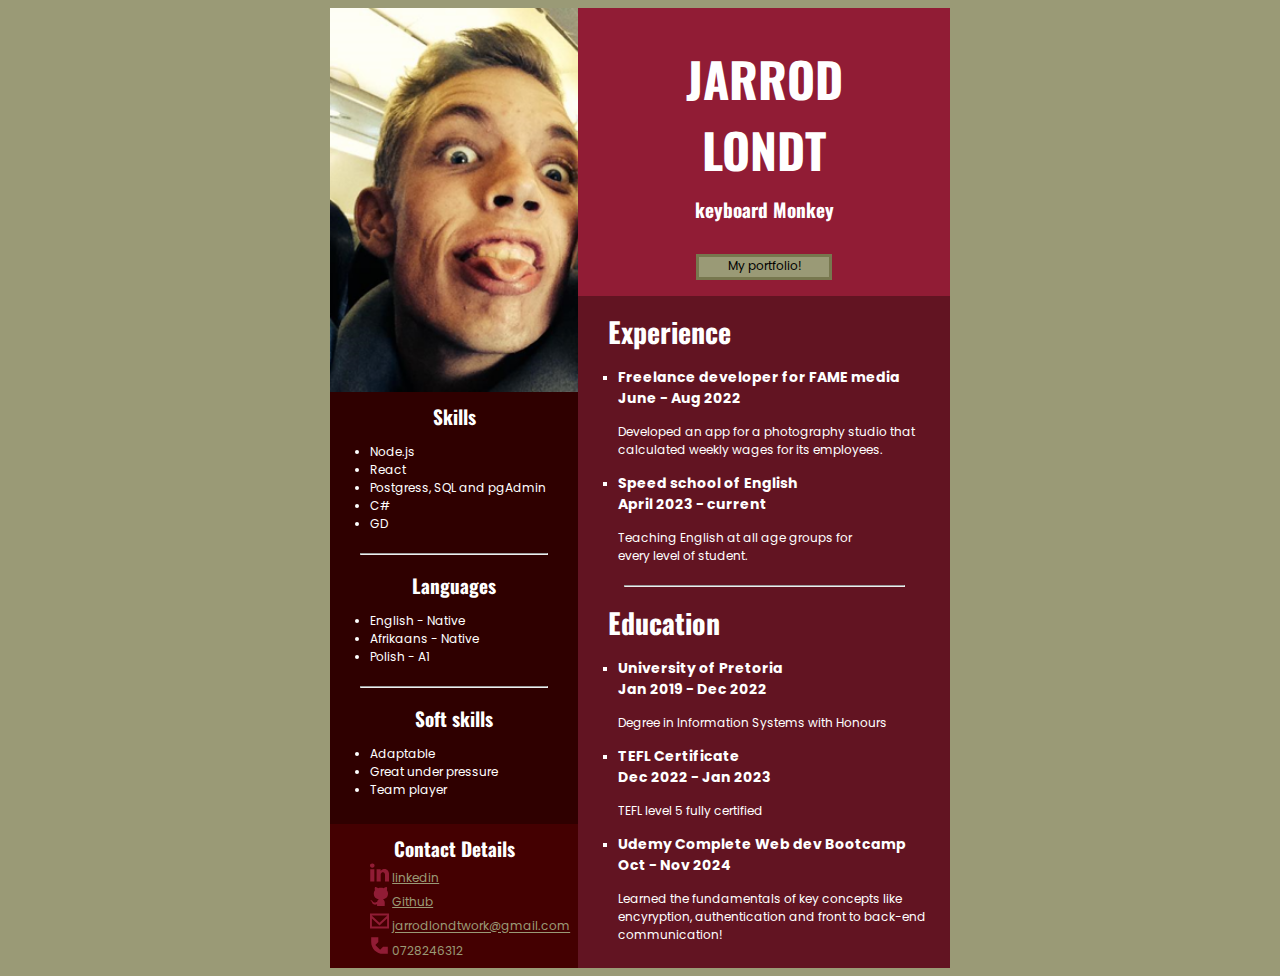
<file: index.html>
<!DOCTYPE html>
<html lang="en">
<head>
    <meta charset="UTF-8">
    <meta name="viewport" content="width=device-width, initial-scale=1.0">
    <link rel="stylesheet" href="./style.css">
    <link rel="preconnect" href="https://fonts.googleapis.com">
    <link rel="preconnect" href="https://fonts.gstatic.com" crossorigin>
    <link href="https://fonts.googleapis.com/css2?family=Oswald:wght@200..700&family=Poppins:ital,wght@0,100;0,200;0,300;0,400;0,500;0,600;0,700;0,800;0,900;1,100;1,200;1,300;1,400;1,500;1,600;1,700;1,800;1,900&display=swap" rel="stylesheet">
    <title>That ugly CV</title>
</head>
<body>
    <div class="container">
        <div class="box-pfp"></div>
        <div class="box-skills">
            <h2 class="headings">Skills</h2>
            <ul>

                <li>Node.js</li>
                <li>React</li>
                <li>Postgress, SQL and pgAdmin</li>
                <li>C#</li>
                <li>GD</li>
            </ul>
            <hr/>
            <h2 class="headings">Languages</h2>
            <ul>
                <li>English - Native</li>
                <li>Afrikaans - Native</li>
                <li>Polish - A1</li>
            </ul>
            <hr/>
            <h2 class="headings">Soft skills</h2>
            <ul>
                <li>Adaptable</li>
                <li>Great under pressure</li>
                <li>Team player</li>
            </ul>
        </div>
        <div class="box-contact">
            <h2 class="headings">Contact Details</h2>
            <ul style="margin-top: 0%; list-style-type: none;">
                <li><img class="contact-svg" src="./Assets/SVG/linkedin.svg"> <a href="https://www.linkedin.com/in/jarrod-londt475/">linkedin</a> </li>
                <li><img class="contact-svg" src="./Assets/SVG/github.svg"> <a href="https://github.com/Jarrod475">Github</a></li>
                <li><img class="contact-svg" src="./Assets/SVG/email.svg"> <a href="mailto:jarrodlondtwork@gmail.com">jarrodlondtwork@gmail.com</a></li>
                <li style="color:  #9A9A76;"><img class="contact-svg" src="./Assets/SVG/smartphone.svg"> 0728246312    </li>
            </ul>
        </div>
        <div class="box-header">
            <h1 class="headings title">JARROD <br> LONDT</h1>
            <h2 class="headings">keyboard Monkey</h2>
            <div class="div-btn">
                <a class="a-btn" href="https://jarrod475.github.io/html-portfolio/">My portfolio!</a>   
            </div>
            
        </div>
        <div class="box-meat">
            <h2 class="headings2">Experience</h2>
            <ul class="ul-fancy">
                <li><h3>Freelance developer  for FAME media <br> June - Aug 2022</h3>
                    <p>Developed an app for a photography studio that <br> calculated weekly wages for its employees.</p>
                </li>
                <li><h3>Speed school of English <br> April 2023 - current</h3>
                <p>Teaching English at all age groups for<br> every level of student.</p>
                </li>
            </ul>
            <hr>
            <h2 class="headings2">Education</h2>
            <ul class="ul-fancy">
                <li><h3>University of Pretoria <br> Jan 2019 - Dec 2022</h3>
                <p>Degree in Information Systems with Honours</p>
                </li>
                <li><h3>TEFL Certificate <br> Dec 2022 - Jan 2023</h3>
                <p>TEFL level 5 fully certified</p>
                </li>
                <li><h3>Udemy Complete Web dev Bootcamp <br> Oct - Nov 2024</h3>
                <p>Learned the fundamentals of key concepts like encyryption, authentication and front to back-end communication!</p>
                </li>
            </ul>
        </div>
    </div>
</body>
</html>
</file>
<file: style.css>
@media(min-width:620px)
{
  body
  {
      background-color: #9A9A76;
      display: flex;
      justify-content: center;
      color: white;
      font-family: poppins;
      font-size: 0.75rem;
  
  
    }
  
    .container {
      display: grid;
      grid-template-columns: 0.4fr 0.6fr;
      grid-template-rows: 30% 10% 45% 15%;
      height: 960px;
      width: 620px;
    }

    .contact-svg
    {
      height: 1.2rem;
    }

    .headings
    {
      font-family: oswald ;
      text-align: center;
      font-size: 1.2rem;
      padding-top: 10px;
      margin: 0%;
    }

    .title
{
  padding-top: 35px;
  font-size: 3rem;
}

.box-pfp
{
  background-color: black;
  grid-row: span 2;
  background-image: url(./PFP.png);
  background-size: cover;
}

.box-skills
{
  grid-row-start: 3;
  background-color: #2F0000;
}

.box-contact
{
  grid-row-start: 4;
  background-color: #440001;
}

.box-header
{
  grid-row: auto;
  background-color: #911C35;
}

.box-meat
{
  background-color: #621422 ;
  grid-row: span 3;
}



.headings2
{
  font-family: oswald ;
  text-align: left;
  font-size: 1.75rem;
  margin-left: 30px;
  margin-top: 15px;
  margin-bottom: 15px;
}

hr
{
  margin-top: 20px;
  width: 75%;
}

a:link
{
  color: #9A9A76 ;
}
a:visited
{
  color: #77774e;
}
a:hover
{
  color: white;
}

.ul-fancy
{
  list-style-type:square;
}

.div-btn
{
  margin-top: 30px;
  display: flex;
  justify-content:space-around
}

.a-btn
{
  width: 35%;
  height: 20px;
  border: solid  #77774e ;
  background-color: #9A9A76;
  text-align: center;
  text-decoration: none;
  
}

a.a-btn:link , a.a-btn:active, a.a-btn:visited
{
  color: black;
}
a.a-btn:hover
{
  background-color: #77774e;
}


}
@media(max-width:619px)
{
  body
  {
      background-color: black;
      display: flex;
      justify-content: center;
      color: white;
      font-family: poppins;
      font-size: 4.28px;
  
  
  }
  
    .container {
      display: grid;
      grid-template-columns: 0.4fr 0.6fr;
      grid-template-rows: 30% 10% 45% 15%;
      height: 495.48px;
      width: 320px;
    }
    .contact-svg
    {
      height: 10px;
    }
    .headings
    {
      font-family: oswald ;
      text-align: center;
      font-size: 0.6rem;
      padding-top: 10px;
      margin: 0%;
    }

    .title
{
  padding-top: 15px;
  font-size: 1.5rem;
}


.box-pfp
{
  background-color: black;
  grid-row: span 2;
  background-image: url(./PFP.png);
  background-size: cover;
}

.box-skills
{
  grid-row-start: 3;
  background-color: #2F0000;
}

.box-contact
{
  grid-row-start: 4;
  background-color: #440001;
}

.box-header
{
  grid-row: auto;
  background-color: #911C35;
}

.box-meat
{
  background-color: #621422 ;
  grid-row: span 3;
}



.headings2
{
  font-family: oswald ;
  text-align: left;
  font-size: 1.75rem;
  margin-left: 30px;
  margin-top: 15px;
  margin-bottom: 15px;
}

hr
{
  margin-top: 20px;
  width: 75%;
}

a:link
{
  color: #9A9A76 ;
}
a:visited
{
  color: #77774e;
}
a:hover
{
  color: white;
}

.ul-fancy
{
  list-style-type:square;
}

.div-btn
{
  margin-top: 10px;
  display: flex;
  justify-content:space-around
}

.a-btn
{
  width: 35%;
  height: 5%;
  border: solid  #77774e ;
  background-color: #9A9A76;
  text-align: center;
  text-decoration: none;
  
}

a.a-btn:link , a.a-btn:active, a.a-btn:visited
{
  color: black;
}
a.a-btn:hover
{
  background-color: #77774e;
}
}
</file>
